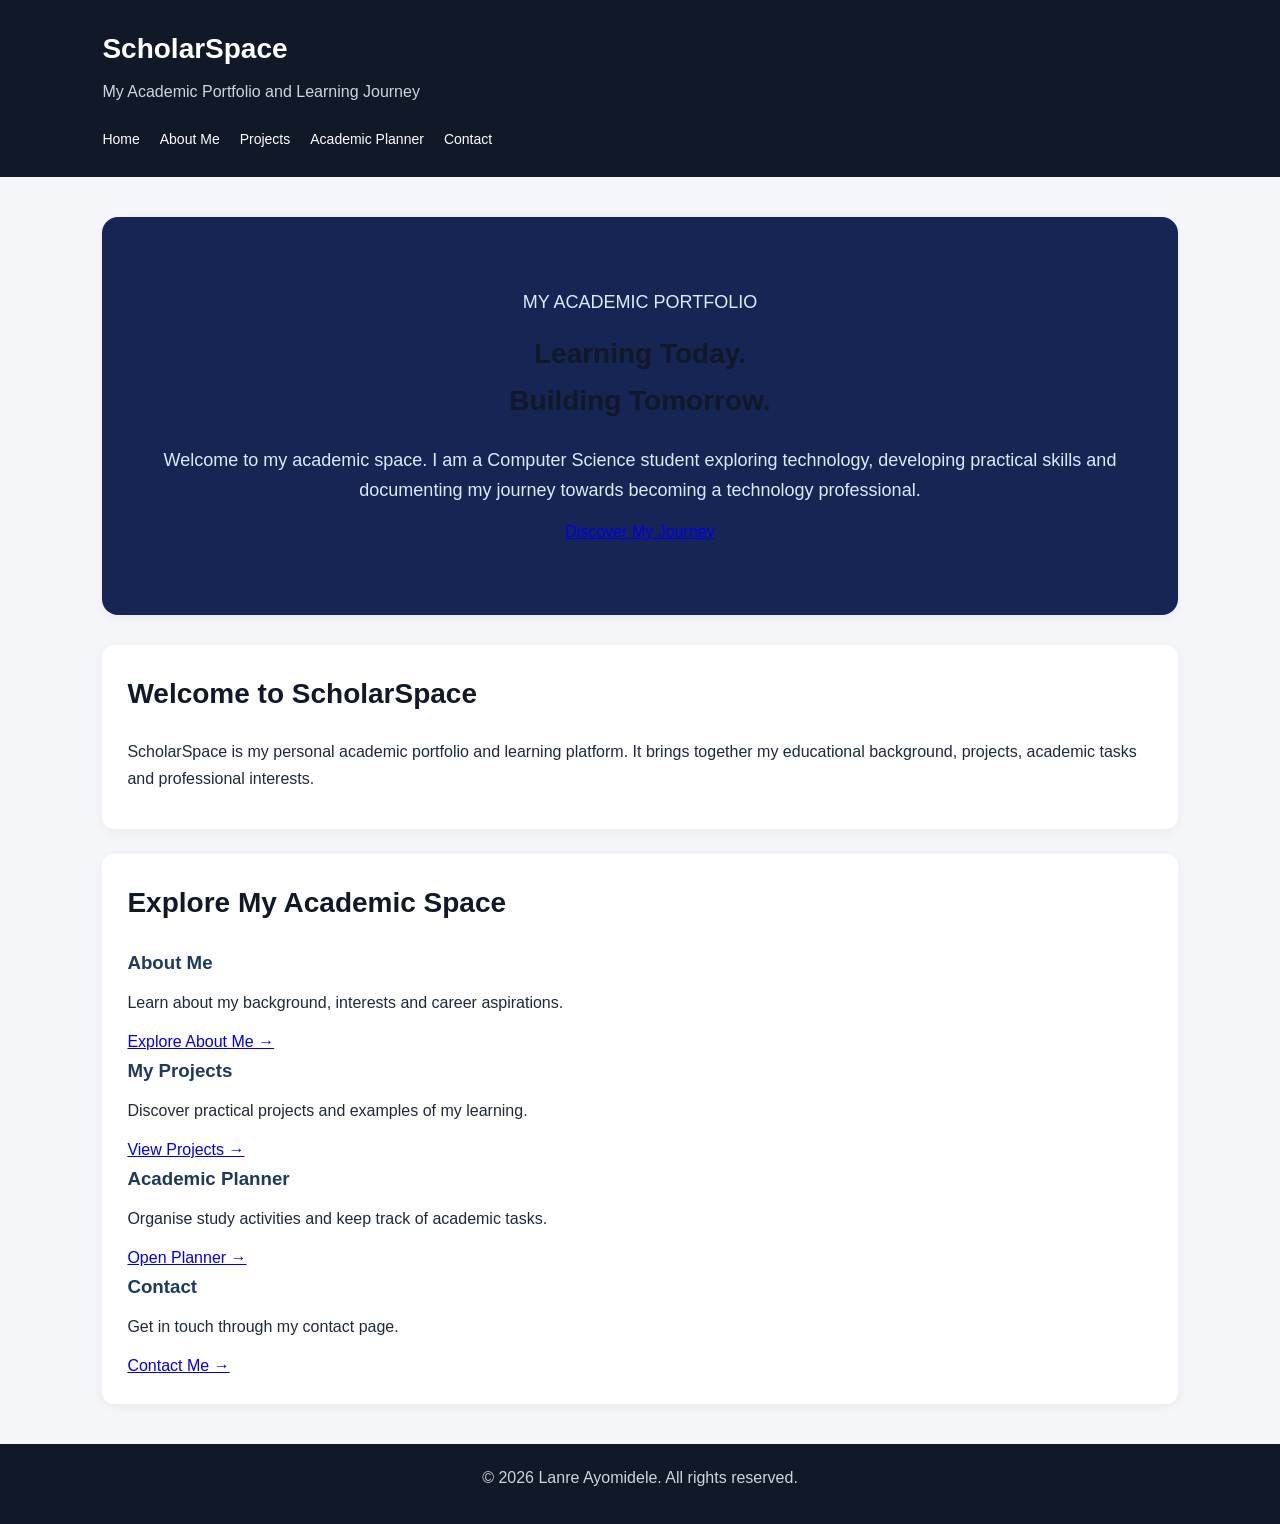
<file: index.html>
<!DOCTYPE html>
<html lang="en">

<head>
    <meta charset="UTF-8">
    <meta name="viewport" content="width=device-width, initial-scale=1.0">
    <title>ScholarSpace | Home</title>
    <link rel="stylesheet" href="css/style.css">
</head>

<body>

    <header>
        <h1>ScholarSpace</h1>
        <p>My Academic Portfolio and Learning Journey</p>

        <nav>
            <ul>
                <li><a href="index.html">Home</a></li>
                <li><a href="about.html">About Me</a></li>
                <li><a href="projects.html">Projects</a></li>
                <li><a href="planner.html">Academic Planner</a></li>
                <li><a href="contact.html">Contact</a></li>
            </ul>
        </nav>
    </header>

    <main>

        <section class="hero">
            <div class="hero-content">

                <p class="eyebrow">MY ACADEMIC PORTFOLIO</p>

                <h2>Learning Today.<br>Building Tomorrow.</h2>

                <p>
                    Welcome to my academic space. I am a Computer
                    Science student exploring technology, developing
                    practical skills and documenting my journey
                    towards becoming a technology professional.
                </p>

                <a href="about.html" class="hero-button">
                    Discover My Journey
                </a>

            </div>
        </section>

        <section class="introduction">
            <h2>Welcome to ScholarSpace</h2>

            <p>
                ScholarSpace is my personal academic portfolio
                and learning platform. It brings together my
                educational background, projects, academic tasks
                and professional interests.
            </p>
        </section>

        <section class="dashboard">
            <h2>Explore My Academic Space</h2>

            <div class="card-container">

                <div class="feature-card">
                    <h3>About Me</h3>
                    <p>
                        Learn about my background, interests
                        and career aspirations.
                    </p>
                    <a href="about.html">Explore About Me →</a>
                </div>

                <div class="feature-card">
                    <h3>My Projects</h3>
                    <p>
                        Discover practical projects and
                        examples of my learning.
                    </p>
                    <a href="projects.html">View Projects →</a>
                </div>

                <div class="feature-card">
                    <h3>Academic Planner</h3>
                    <p>
                        Organise study activities and
                        keep track of academic tasks.
                    </p>
                    <a href="planner.html">Open Planner →</a>
                </div>

                <div class="feature-card">
                    <h3>Contact</h3>
                    <p>
                        Get in touch through my
                        contact page.
                    </p>
                    <a href="contact.html">Contact Me →</a>
                </div>

            </div>
        </section>

    </main>

    <footer>
        <p>&copy; 2026 Lanre Ayomidele. All rights reserved.</p>
    </footer>

</body>
</html>
</file>
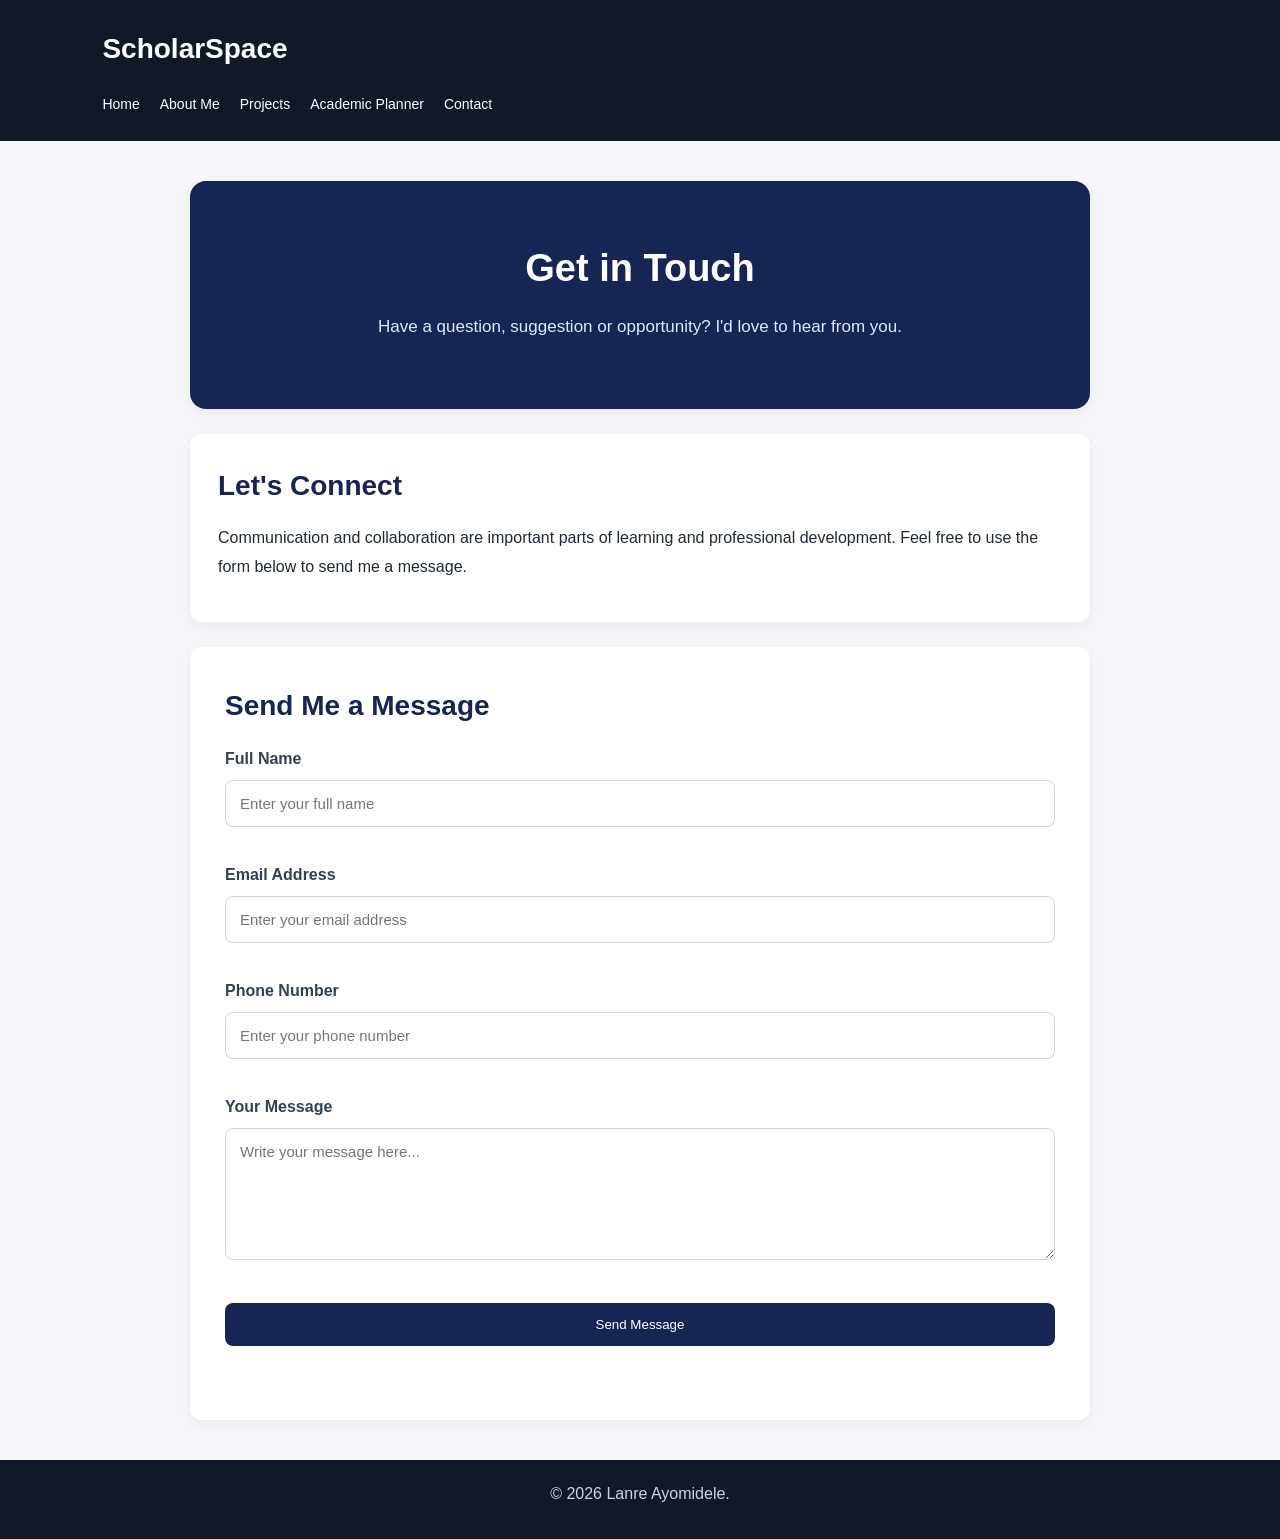
<file: contact.html>
<!DOCTYPE html>
<html lang="en">
<head>
    <meta charset="UTF-8">
    <meta name="viewport" content="width=device-width, initial-scale=1.0">
    <title>ScholarSpace | Contact</title>
    <link rel="stylesheet" href="css/style.css">
</head>
<body>

    <header>
        <h1>ScholarSpace</h1>
        <nav>
            <a href="index.html">Home</a>
            <a href="about.html">About Me</a>
            <a href="projects.html">Projects</a>
            <a href="planner.html">Academic Planner</a>
            <a href="contact.html">Contact</a>
        </nav>
    </header>

    <main class="contact-page">

    <section class="contact-hero">
        <h1>Get in Touch</h1>
        <p>Have a question, suggestion or opportunity? I'd love to hear from you.</p>
    </section>

    <section class="contact-intro">
        <h2>Let's Connect</h2>
        <p>
            Communication and collaboration are important parts of
            learning and professional development. Feel free to use
            the form below to send me a message.
        </p>
    </section>

    <section class="contact-form-section">

        <h2>Send Me a Message</h2>

        <form id="contact-form">

            <div class="form-group">
                <label for="contact-name">Full Name</label>
                <input
                    type="text"
                    id="contact-name"
                    placeholder="Enter your full name"
                    required
                >
            </div>

            <div class="form-group">
                <label for="contact-email">Email Address</label>
                <input
                    type="email"
                    id="contact-email"
                    placeholder="Enter your email address"
                    required
                >
            </div>

            <div class="form-group">
                <label for="contact-phone">Phone Number</label>
                <input
                    type="tel"
                    id="contact-phone"
                    placeholder="Enter your phone number"
                    required
                >
            </div>

            <div class="form-group">
                <label for="contact-message">Your Message</label>
                <textarea
                    id="contact-message"
                    rows="6"
                    placeholder="Write your message here..."
                    required
                ></textarea>
            </div>

            <button type="submit">Send Message</button>

            <p id="contact-feedback"></p>

        </form>

    </section>

</main>


    <footer>
        <p>&copy; 2026 Lanre Ayomidele.</p>
    </footer>

<script src="js/script.js"></script>
</body>
</html>
</file>
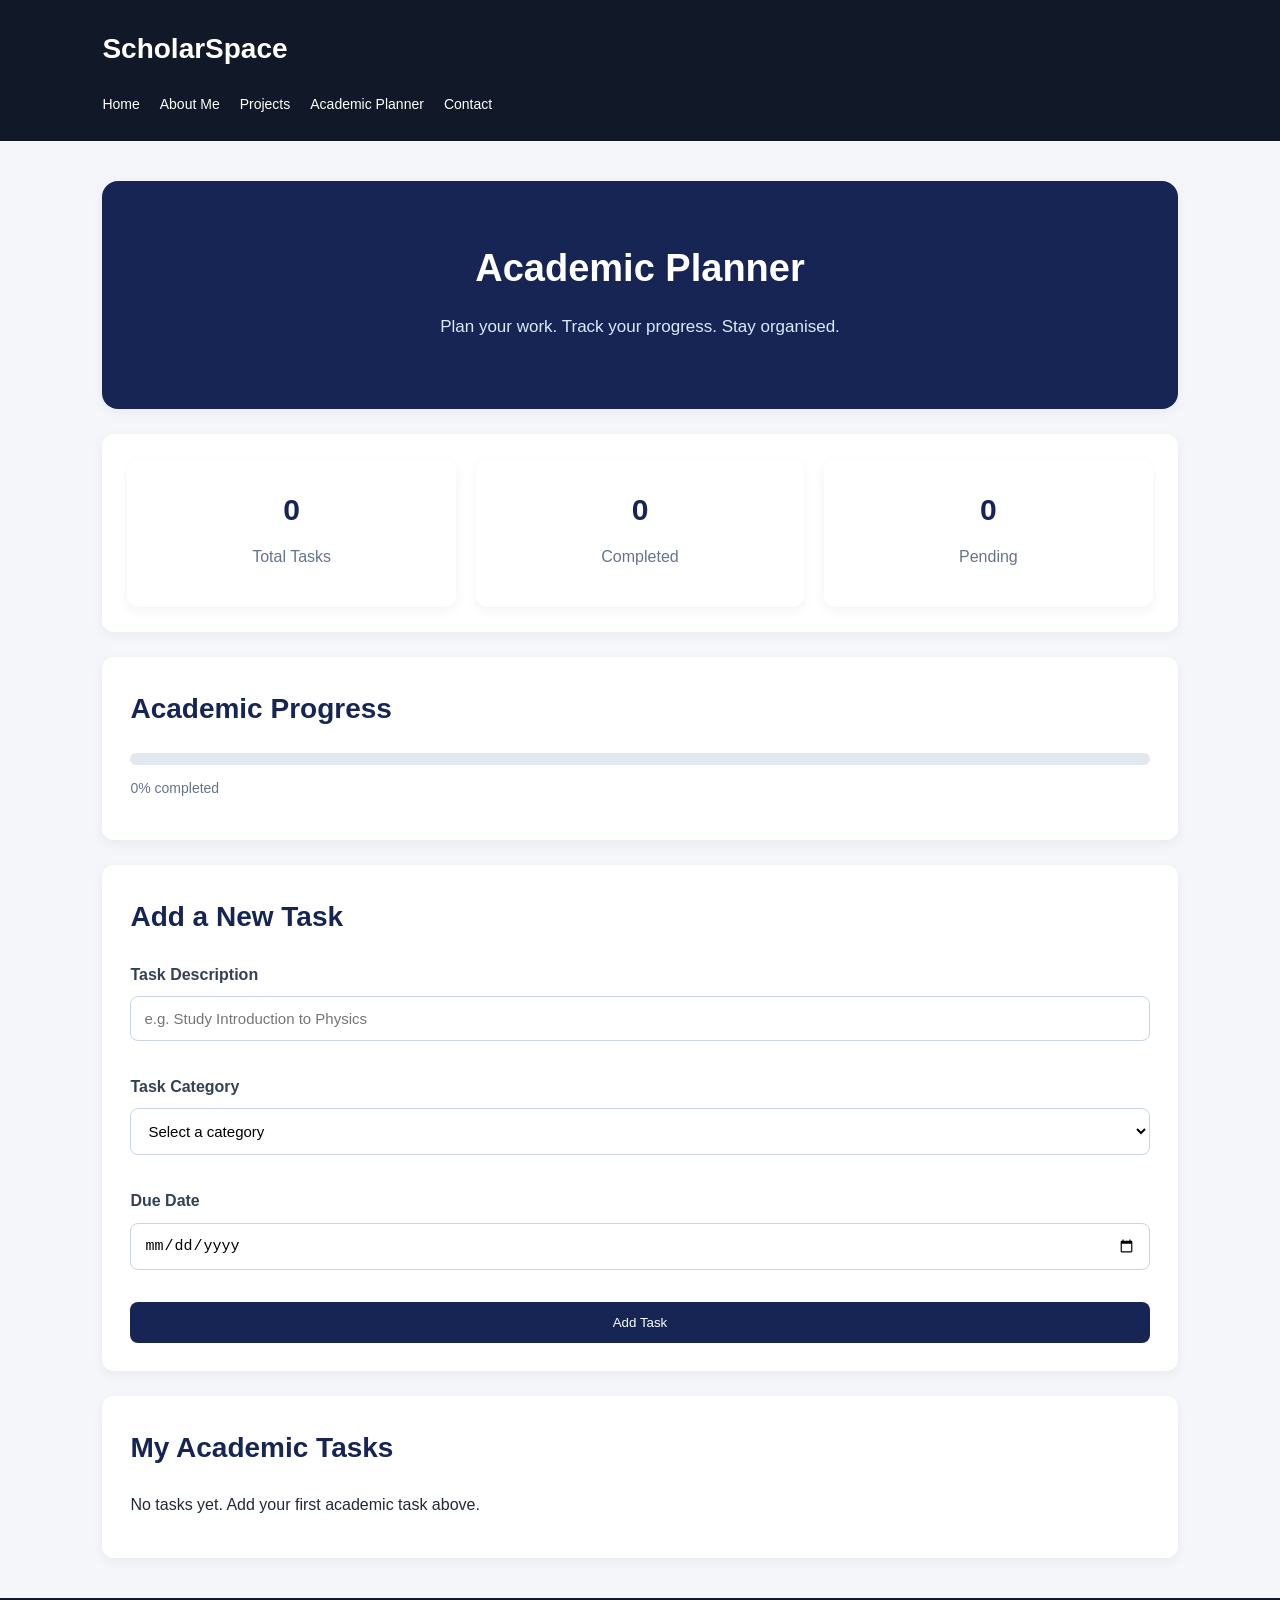
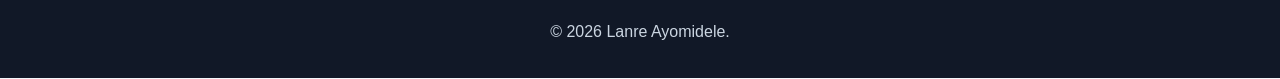
<file: planner.html>
<!DOCTYPE html>
<html lang="en">
<head>
    <meta charset="UTF-8">
    <meta name="viewport" content="width=device-width, initial-scale=1.0">
    <title>ScholarSpace | Academic Planner</title>
    <link rel="stylesheet" href="css/style.css">
</head>
<body>

    <header>
        <h1>ScholarSpace</h1>
        <nav>
            <a href="index.html">Home</a>
            <a href="about.html">About Me</a>
            <a href="projects.html">Projects</a>
            <a href="planner.html">Academic Planner</a>
            <a href="contact.html">Contact</a>
        </nav>
    </header>

    <main class="planner-page">

    <section class="planner-hero">
        <h1>Academic Planner</h1>
        <p>Plan your work. Track your progress. Stay organised.</p>
    </section>

    <section class="planner-overview">
        <div class="planner-stat">
            <h3 id="total-tasks">0</h3>
            <p>Total Tasks</p>
        </div>

        <div class="planner-stat">
            <h3 id="completed-tasks">0</h3>
            <p>Completed</p>
        </div>

        <div class="planner-stat">
            <h3 id="pending-tasks">0</h3>
            <p>Pending</p>
        </div>
    </section>

    <section class="planner-progress">
        <h2>Academic Progress</h2>
        <div class="progress-track">
            <div class="progress-fill" id="progress-fill"></div>
        </div>
        <p id="progress-text">0% completed</p>
    </section>

    <section class="planner-form-section">
        <h2>Add a New Task</h2>

        <form id="task-form">

            <div class="form-group">
                <label for="task-title">Task Description</label>
                <input
                    type="text"
                    id="task-title"
                    placeholder="e.g. Study Introduction to Physics"
                    required
                >
            </div>

            <div class="form-group">
                <label for="task-category">Task Category</label>
                <select id="task-category" required>
                    <option value="">Select a category</option>
                    <option value="Assignment">Assignment</option>
                    <option value="Lecture">Lecture</option>
                    <option value="Revision">Revision</option>
                    <option value="Examination">Examination</option>
                </select>
            </div>

            <div class="form-group">
                <label for="task-date">Due Date</label>
                <input type="date" id="task-date" required>
            </div>

            <button type="submit">Add Task</button>

        </form>
    </section>

    <section class="planner-tasks-section">
        <h2>My Academic Tasks</h2>

        <div id="task-list">
            <p id="empty-message">No tasks yet. Add your first academic task above.</p>
        </div>
    </section>

</main>


    <footer>
        <p>&copy; 2026 Lanre Ayomidele.</p>
    </footer>

<script src="js/script.js"></script>
</body>
</html>
</file>
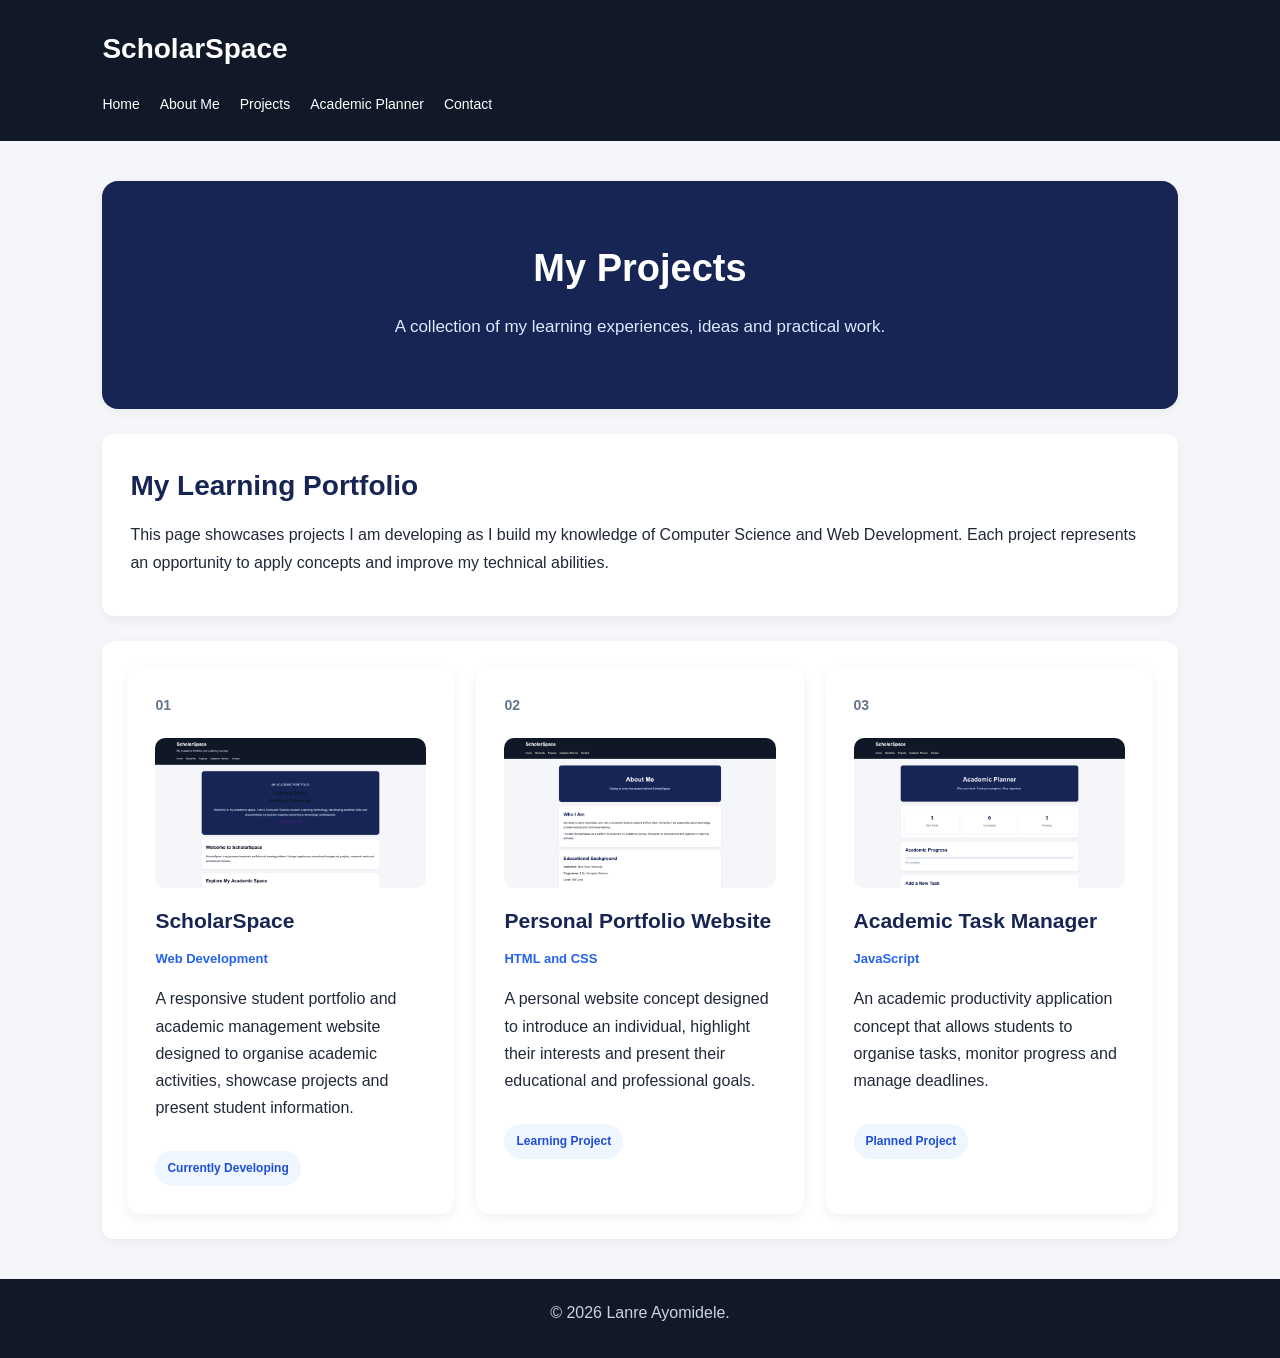
<file: projects.html>
<!DOCTYPE html>
<html lang="en">
<head>
    <meta charset="UTF-8">
    <meta name="viewport" content="width=device-width, initial-scale=1.0">
    <title>ScholarSpace | Projects</title>
    <link rel="stylesheet" href="css/style.css">
</head>
<body>

    <header>
        <h1>ScholarSpace</h1>
        <nav>
            <a href="index.html">Home</a>
            <a href="about.html">About Me</a>
            <a href="projects.html">Projects</a>
            <a href="planner.html">Academic Planner</a>
            <a href="contact.html">Contact</a>
        </nav>
    </header>

    <main class="projects-page">

    <section class="projects-hero">
        <h1>My Projects</h1>
        <p>A collection of my learning experiences, ideas and practical work.</p>
    </section>

    <section class="projects-intro">
        <h2>My Learning Portfolio</h2>
        <p>
            This page showcases projects I am developing as I build
            my knowledge of Computer Science and Web Development.
            Each project represents an opportunity to apply concepts
            and improve my technical abilities.
        </p>
    </section>

    <section class="projects-grid">

        <article class="project-card">
            <div class="project-number">01</div>

            <img
    src="images/project-1.png"
    alt="ScholarSpace academic management website"
    class="project-image"
>
            <h2>ScholarSpace</h2>
            <p class="project-category">Web Development</p>
            <p>
                A responsive student portfolio and academic management
                website designed to organise academic activities,
                showcase projects and present student information.
            </p>
            <span class="project-status">Currently Developing</span>
        </article>

        <article class="project-card">
            <div class="project-number">02</div>

            <img
    src="images/project-2.png"
    alt="Personal portfolio website"
    class="project-image"
>
            <h2>Personal Portfolio Website</h2>
            <p class="project-category">HTML and CSS</p>
            <p>
                A personal website concept designed to introduce an
                individual, highlight their interests and present
                their educational and professional goals.
            </p>
            <span class="project-status">Learning Project</span>
        </article>

        <article class="project-card">
            <div class="project-number">03</div>

            <img
    src="images/project-3.png"
    alt="Academic task management interface"
    class="project-image"
>
            <h2>Academic Task Manager</h2>
            <p class="project-category">JavaScript</p>
            <p>
                An academic productivity application concept that
                allows students to organise tasks, monitor progress
                and manage deadlines.
            </p>
            <span class="project-status">Planned Project</span>
        </article>

    </section>

</main>


    <footer>
        <p>&copy; 2026 Lanre Ayomidele.</p>
    </footer>

</body>
</html>
</file>
<file: css/style.css>
/* GENERAL WEBSITE SETTINGS */

* {
    margin: 0;
    padding: 0;
    box-sizing: border-box;
}

body {
    font-family: Arial, sans-serif;
    background-color: #f5f6fa;
    color: #202938;
    line-height: 1.7;
}

/* WEBSITE HEADER */

header {
    background-color: #111827;
    color: white;
    padding: 25px 8%;
}

header h1 {
    font-size: 28px;
    margin-bottom: 5px;
}

header p {
    color: #cbd5e1;
}

/* NAVIGATION MENU */

nav {
    display: flex;
    flex-wrap: wrap;
    gap: 20px;
    margin-top: 20px;
}

nav ul {
    display: flex;
    flex-wrap: wrap;
    gap: 20px;
    list-style: none;
}

nav a {
    color: white;
    text-decoration: none;
    font-size: 14px;
    transition: color 0.3s ease;
}

nav a:hover {
    color: #60a5fa;
}

/* MAIN CONTENT */

main {
    width: 84%;
    max-width: 1100px;
    margin: 40px auto;
}

h2 {
    font-size: 28px;
    margin-bottom: 20px;
    color: #111827;
}

h3 {
    margin-bottom: 10px;
    color: #1e3a5f;
}

section {
    background-color: white;
    padding: 25px;
    margin-bottom: 25px;
    border-radius: 12px;
    box-shadow: 0 3px 12px rgba(0, 0, 0, 0.05);
}

/* PARAGRAPHS AND LISTS */

p {
    margin-bottom: 12px;
}

section ul {
    padding-left: 25px;
}

/* FORMS */

form {
    display: flex;
    flex-direction: column;
    gap: 12px;
}

input,
textarea {
    padding: 12px;
    border: 1px solid #d1d5db;
    border-radius: 7px;
    font-size: 15px;
    width: 100%;
}

textarea {
    min-height: 120px;
    resize: vertical;
}

button {
    background-color: #1d4ed8;
    color: white;
    border: none;
    padding: 12px 20px;
    border-radius: 7px;
    cursor: pointer;
    transition: background-color 0.3s ease;
}

button:hover {
    background-color: #1e40af;
}

/* WEBSITE FOOTER */

footer {
    background-color: #111827;
    color: #cbd5e1;
    text-align: center;
    padding: 20px;
}

/* MOBILE RESPONSIVENESS */

@media (max-width: 600px) {

    header {
        padding: 20px 5%;
    }

    main {
        width: 92%;
        margin: 25px auto;
    }

    nav {
        gap: 12px;
    }

    nav ul {
        gap: 12px;
    }

    h2 {
        font-size: 23px;
    }

    section {
        padding: 18px;
    }
}

/* HOMEPAGE REDESIGN */

/* Hero section */
.hero {
    background: #172554;
    color: white;
    padding: 70px 40px;
    border-radius: 16px;
    text-align: center;
    margin-bottom: 30px;
}

.hero h1 {
    font-size: 42px;
    margin-bottom: 15px;
}

.hero p {
    font-size: 18px;
    color: #dbeafe;
}

/* Introduction section */
.intro {
    margin-bottom: 30px;
}

/* Dashboard grid */
.dashboard-grid {
    display: grid;
    grid-template-columns: repeat(4, 1fr);
    gap: 20px;
    margin-top: 20px;
}

/* Dashboard cards */
.dashboard-card {
    background: white;
    padding: 25px;
    border-radius: 12px;
    box-shadow: 0 4px 12px rgba(0, 0, 0, 0.06);
    transition: transform 0.3s ease, box-shadow 0.3s ease;
}

.dashboard-card:hover {
    transform: translateY(-5px);
    box-shadow: 0 8px 20px rgba(0, 0, 0, 0.1);
}

/* Tablet layout */
@media (max-width: 900px) {
    .dashboard-grid {
        grid-template-columns: repeat(2, 1fr);
    }
}

/* Mobile layout */
@media (max-width: 600px) {
    .hero {
        padding: 45px 20px;
    }

    .hero h1 {
        font-size: 30px;
    }

    .dashboard-grid {
        grid-template-columns: 1fr;
    }
}

/* ABOUT PAGE DESIGN */

.about-page {
    max-width: 1000px;
    margin: 40px auto;
}

.about-hero {
    background: #172554;
    color: white;
    padding: 55px 30px;
    border-radius: 16px;
    text-align: center;
    margin-bottom: 25px;
}

.about-hero h1 {
    font-size: 38px;
    margin-bottom: 12px;
}

.about-hero p {
    color: #dbeafe;
    font-size: 17px;
}

.about-page section:not(.about-hero) {
    background: white;
    padding: 28px;
    margin-bottom: 20px;
    border-radius: 12px;
    box-shadow: 0 4px 12px rgba(0, 0, 0, 0.05);
}

.about-page h2 {
    color: #172554;
    margin-bottom: 15px;
}

.about-page p {
    line-height: 1.8;
    margin-bottom: 12px;
}

.about-page ul {
    padding-left: 25px;
}

.about-page li {
    margin-bottom: 10px;
}

/* ABOUT PAGE MOBILE DESIGN */

@media (max-width: 600px) {
    .about-page {
        margin: 20px 10px;
    }

    .about-hero {
        padding: 40px 20px;
    }

    .about-hero h1 {
        font-size: 30px;
    }

    .about-page section:not(.about-hero) {
        padding: 20px;
    }
}

/* PROJECTS PAGE DESIGN */

.projects-page {
    max-width: 1100px;
    margin: 40px auto;
}

.projects-hero {
    background: #172554;
    color: white;
    padding: 55px 30px;
    border-radius: 16px;
    text-align: center;
    margin-bottom: 25px;
}

.projects-hero h1 {
    font-size: 38px;
    margin-bottom: 12px;
}

.projects-hero p {
    color: #dbeafe;
    font-size: 17px;
}

.projects-intro {
    background: white;
    padding: 28px;
    border-radius: 12px;
    margin-bottom: 25px;
    box-shadow: 0 4px 12px rgba(0, 0, 0, 0.05);
}

.projects-intro h2 {
    color: #172554;
    margin-bottom: 12px;
}

/* PROJECTS GRID */

.projects-grid {
    display: grid;
    grid-template-columns: repeat(3, minmax(0, 1fr));
    gap: 22px;
    width: 100%;
}

.projects-grid .project-card {
    min-width: 0;
    max-width: 100%;
    overflow: hidden;
}

.projects-grid .project-image {
    display: block;
    width: 100%;
    height: 150px;
    object-fit: cover;
    object-position: center;
    border-radius: 10px;
    margin-bottom: 15px;
}

/* TABLET */

@media (max-width: 900px) {
    .projects-grid {
        grid-template-columns: repeat(2, minmax(0, 1fr));
    }
}

/* MOBILE */

@media (max-width: 600px) {
    .projects-grid {
        grid-template-columns: 1fr;
    }
}

.project-card {
    background: white;
    padding: 28px;
    border-radius: 14px;
    box-shadow: 0 4px 12px rgba(0, 0, 0, 0.06);
    transition: transform 0.3s ease, box-shadow 0.3s ease;
}

.project-card:hover {
    transform: translateY(-6px);
    box-shadow: 0 10px 24px rgba(0, 0, 0, 0.1);
}

.project-number {
    font-size: 14px;
    font-weight: bold;
    color: #64748b;
    margin-bottom: 20px;
}

.project-card h2 {
    color: #172554;
    font-size: 21px;
    margin-bottom: 10px;
}

.project-category {
    color: #2563eb;
    font-size: 13px;
    font-weight: bold;
    margin-bottom: 15px;
}

.project-status {
    display: inline-block;
    margin-top: 18px;
    padding: 7px 12px;
    background: #eff6ff;
    color: #1d4ed8;
    border-radius: 20px;
    font-size: 12px;
    font-weight: bold;
}

/* PROJECTS TABLET AND MOBILE DESIGN */

@media (max-width: 900px) {
    .projects-grid {
        grid-template-columns: repeat(2, 1fr);
    }
}

@media (max-width: 600px) {
    .projects-page {
        margin: 20px 10px;
    }

    .projects-hero {
        padding: 40px 20px;
    }

    .projects-hero h1 {
        font-size: 30px;
    }

    .projects-grid {
        grid-template-columns: 1fr;
    }
}

/* ACADEMIC PLANNER DESIGN */

.planner-page {
    max-width: 1100px;
    margin: 40px auto;
}

.planner-hero {
    background: #172554;
    color: white;
    padding: 55px 30px;
    border-radius: 16px;
    text-align: center;
    margin-bottom: 25px;
}

.planner-hero h1 {
    font-size: 38px;
    margin-bottom: 12px;
}

.planner-hero p {
    color: #dbeafe;
    font-size: 17px;
}

/* PLANNER STATISTICS */

.planner-overview {
    display: grid;
    grid-template-columns: repeat(3, 1fr);
    gap: 20px;
    margin-bottom: 25px;
}

.planner-stat {
    background: white;
    padding: 25px;
    border-radius: 12px;
    text-align: center;
    box-shadow: 0 4px 12px rgba(0, 0, 0, 0.05);
}

.planner-stat h3 {
    color: #172554;
    font-size: 30px;
    margin-bottom: 8px;
}

.planner-stat p {
    color: #64748b;
}

/* ACADEMIC PROGRESS */

.planner-progress {
    background: white;
    padding: 28px;
    border-radius: 12px;
    margin-bottom: 25px;
    box-shadow: 0 4px 12px rgba(0, 0, 0, 0.05);
}

.planner-progress h2 {
    color: #172554;
    margin-bottom: 20px;
}

.progress-track {
    width: 100%;
    height: 12px;
    background: #e2e8f0;
    border-radius: 20px;
    overflow: hidden;
}

.progress-fill {
    width: 0%;
    height: 100%;
    background: #2563eb;
    border-radius: 20px;
    transition: width 0.4s ease;
}

#progress-text {
    margin-top: 12px;
    color: #64748b;
    font-size: 14px;
}

/* TASK FORM AND TASK LIST */

.planner-form-section,
.planner-tasks-section {
    background: white;
    padding: 28px;
    border-radius: 12px;
    margin-bottom: 25px;
    box-shadow: 0 4px 12px rgba(0, 0, 0, 0.05);
}

.planner-page h2 {
    color: #172554;
    margin-bottom: 20px;
}

.form-group {
    margin-bottom: 20px;
}

.form-group label {
    display: block;
    margin-bottom: 8px;
    font-weight: bold;
    color: #334155;
}

.planner-page input,
.planner-page select {
    width: 100%;
    padding: 13px;
    border: 1px solid #cbd5e1;
    border-radius: 8px;
    font-size: 15px;
    background: #fff;
}

.planner-page input:focus,
.planner-page select:focus {
    outline: none;
    border-color: #2563eb;
}

.planner-page button {
    background: #172554;
    color: white;
    padding: 13px 24px;
    border: none;
    border-radius: 8px;
    cursor: pointer;
    transition: background 0.3s ease;
}

.planner-page button:hover {
    background: #2563eb;
}

/* MOBILE RESPONSIVENESS */

@media (max-width: 600px) {
    .planner-page {
        margin: 20px 10px;
    }

    .planner-hero {
        padding: 40px 20px;
    }

    .planner-hero h1 {
        font-size: 30px;
    }

    .planner-overview {
        grid-template-columns: 1fr;
    }

    .planner-form-section,
    .planner-tasks-section,
    .planner-progress {
        padding: 20px;
    }
}

/* CONTACT PAGE DESIGN */

.contact-page {
    max-width: 900px;
    margin: 40px auto;
}

.contact-hero {
    background: #172554;
    color: white;
    padding: 55px 30px;
    border-radius: 16px;
    text-align: center;
    margin-bottom: 25px;
}

.contact-hero h1 {
    font-size: 38px;
    margin-bottom: 12px;
}

.contact-hero p {
    color: #dbeafe;
    font-size: 17px;
}

.contact-intro {
    background: white;
    padding: 28px;
    border-radius: 12px;
    margin-bottom: 25px;
    box-shadow: 0 4px 12px rgba(0, 0, 0, 0.05);
}

.contact-intro h2,
.contact-form-section h2 {
    color: #172554;
    margin-bottom: 15px;
}

.contact-intro p {
    line-height: 1.8;
}

.contact-form-section {
    background: white;
    padding: 35px;
    border-radius: 12px;
    box-shadow: 0 4px 12px rgba(0, 0, 0, 0.05);
}

.contact-page .form-group {
    margin-bottom: 22px;
}

.contact-page label {
    display: block;
    margin-bottom: 8px;
    font-weight: bold;
    color: #334155;
}

.contact-page input,
.contact-page textarea {
    width: 100%;
    padding: 14px;
    border: 1px solid #cbd5e1;
    border-radius: 8px;
    font-size: 15px;
    font-family: inherit;
    background: white;
}

.contact-page input:focus,
.contact-page textarea:focus {
    outline: none;
    border-color: #2563eb;
    box-shadow: 0 0 0 3px rgba(37, 99, 235, 0.1);
}

.contact-page textarea {
    resize: vertical;
}

.contact-page button {
    background: #172554;
    color: white;
    padding: 14px 28px;
    border: none;
    border-radius: 8px;
    cursor: pointer;
    transition: background 0.3s ease;
}

.contact-page button:hover {
    background: #2563eb;
}

#contact-feedback {
    margin-top: 15px;
    font-weight: bold;
}

/* CONTACT PAGE MOBILE DESIGN */

@media (max-width: 600px) {
    .contact-page {
        margin: 20px 10px;
    }

    .contact-hero {
        padding: 40px 20px;
    }

    .contact-hero h1 {
        font-size: 30px;
    }

    .contact-form-section {
        padding: 22px;
    }

    /* LESSON 13 - TASK MANAGEMENT */

.task-item {
    display: flex;
    align-items: center;
    justify-content: space-between;
    gap: 15px;
    padding: 18px;
    margin-bottom: 12px;
    background: #ffffff;
    border: 1px solid #e5e7eb;
    border-radius: 12px;
    transition: 0.3s ease;
}

.task-item:hover {
    transform: translateY(-2px);
    box-shadow: 0 5px 15px rgba(0, 0, 0, 0.06);
}

.task-info {
    flex: 1;
}

.task-info h3 {
    font-size: 16px;
    margin-bottom: 5px;
}

.task-info p {
    font-size: 13px;
    color: #64748b;
}

.task-item label {
    display: flex;
    align-items: center;
    gap: 5px;
    font-size: 13px;
    white-space: nowrap;
}

.task-item label input {
    width: auto;
}

.task-item.completed .task-info h3 {
    text-decoration: line-through;
    color: #94a3b8;
}

.delete-task {
    background: #fee2e2;
    color: #b91c1c;
    border: none;
    padding: 9px 13px;
    border-radius: 7px;
    cursor: pointer;
}

.delete-task:hover {
    background: #fecaca;
}

@media (max-width: 600px) {
    .task-item {
        flex-wrap: wrap;
    }

    .task-info {
        min-width: 100%;
    }
}
/* FINAL PROJECT IMAGE SIZE FIX */

.projects-grid {

    display: grid;

    grid-template-columns: repeat(3, minmax(0, 1fr));

    gap: 25px;

    width: 100%;

}

.projects-grid .project-card {

    min-width: 0;

    max-width: 100%;

    overflow: hidden;

}

.projects-grid .project-card .project-image {

    display: block;

    width: 100%;

    max-width: 100%;

    height: 150px;

    object-fit: cover;

    border-radius: 10px;

    margin-bottom: 15px;

}
</file>
